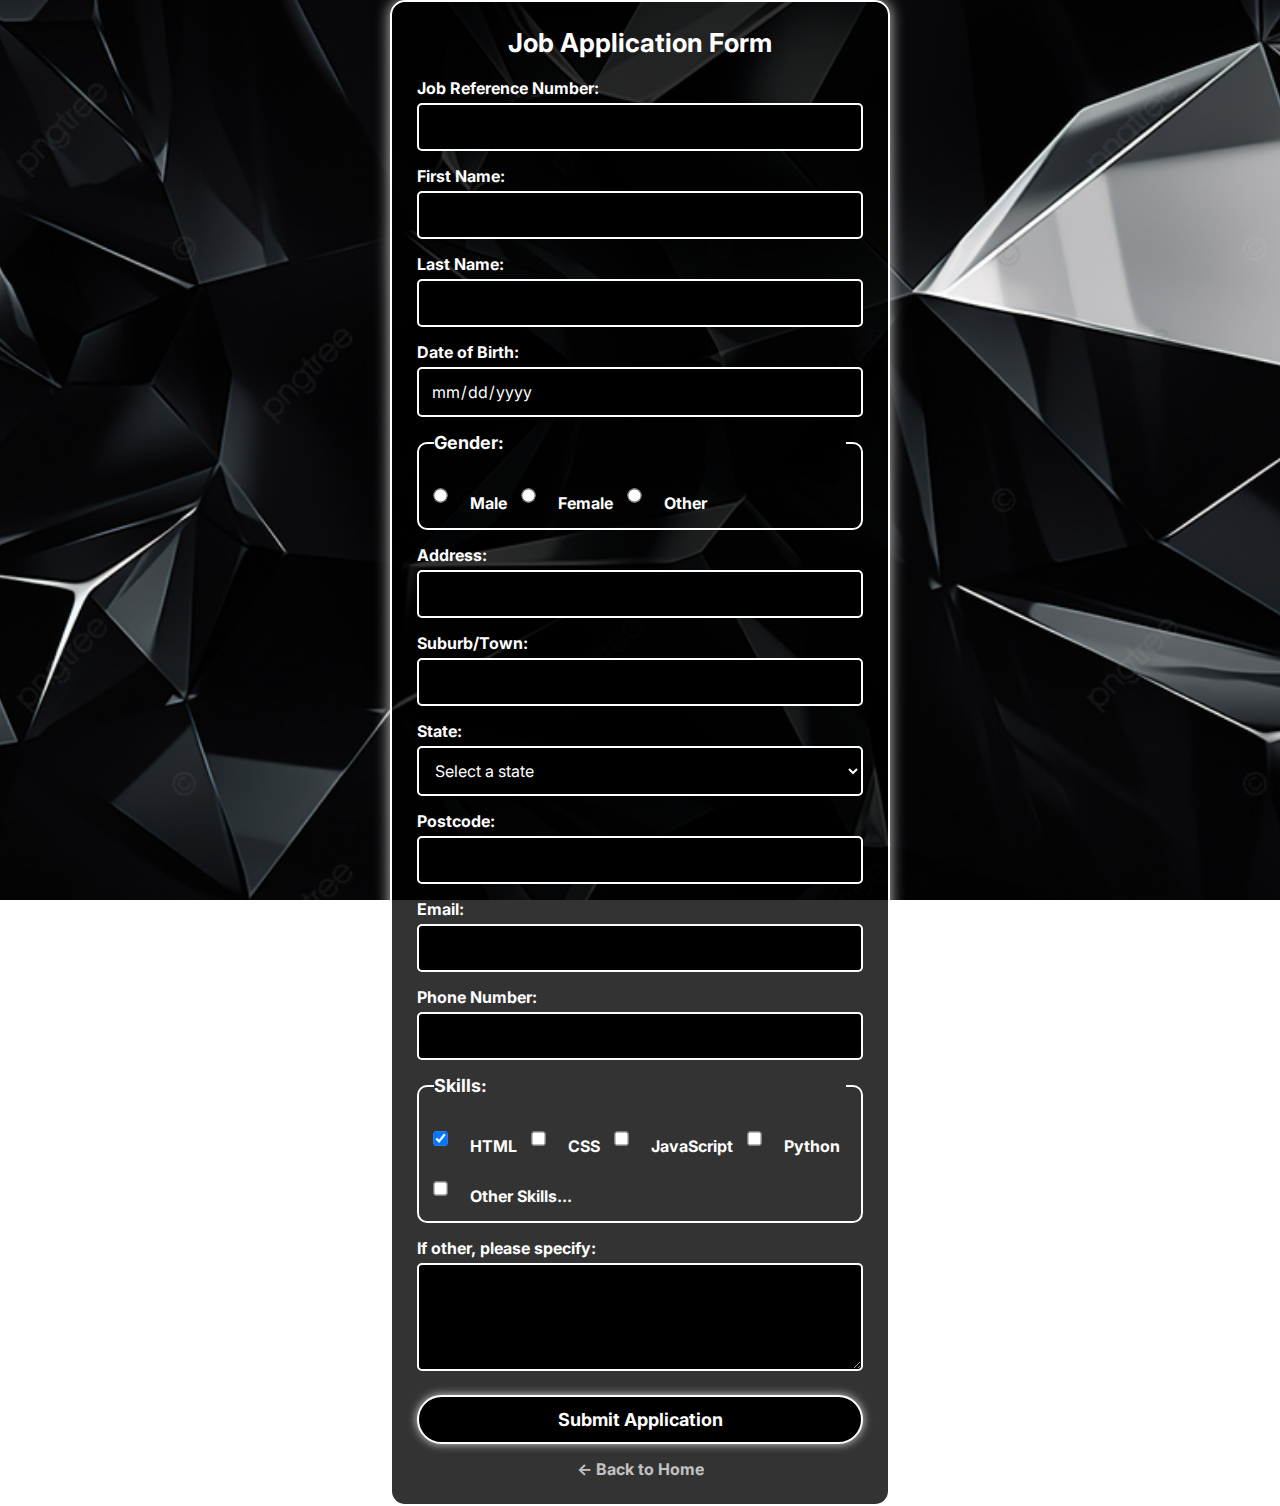
<file: applynew.html>
<!DOCTYPE html>
<html lang="en">
<head>
    <meta charset="UTF-8">
    <meta name="viewport" content="width=device-width, initial-scale=1.0">
    <title>Job Application</title>
    <link rel="stylesheet" href="applystyle.css">
    <link href="https://fonts.googleapis.com/css2?family=Inter:wght@400;700&display=swap" rel="stylesheet">
</head>
<body>
    <div class="container">
        <h2>Job Application Form</h2>
        <form action="process_eoi.php" method="post" novalidate="novalidate">
            <label for="jobRef">Job Reference Number:</label>
            <input type="text" id="jobRef" name="jobRef" pattern="[A-Za-z0-9]{5}" required>
            
            <label for="firstName">First Name:</label>
            <input type="text" id="firstName" name="firstName" value="" pattern="^[a-zA-Z]+$" maxlength="15" title="alphabet only" required>
            
            <label for="lastName">Last Name:</label>
            <input type="text" id="lastName" name="lastName" value="" pattern="^[a-zA-Z]+$" maxlength="15" title="alphabet only" required>
            
            <label for="dob">Date of Birth:</label>
            <input type="date" id="dob" name="dob" required>
            
            <fieldset>
                <legend>Gender:</legend>
                <input type="radio" id="male" name="gender" value="Male" required>
                <label for="male">Male</label>
                <input type="radio" id="female" name="gender" value="Female" required>
                <label for="female">Female</label>
                <input type="radio" id="other" name="gender" value="Other" required>
                <label for="other">Other</label>
            </fieldset>
            
            <label for="address">Address:</label>
            <input type="text" id="address" name="address" required>
            
            <label for="suburb">Suburb/Town:</label>
            <input type="text" id="suburb" name="suburb" required>
            
            <label for="state">State:</label>
            <select id="state" name="state" required>
                <option value="">Select a state</option>
                <option value="VIC">VIC</option>
                <option value="NSW">NSW</option>
                <option value="QLD">QLD</option>
                <option value="SA">SA</option>
                <option value="WA">WA</option>
                <option value="TAS">TAS</option>
                <option value="NT">NT</option>
                <option value="ACT">ACT</option>
            </select>
            
            <label for="postcode">Postcode:</label>
            <input type="text" id="postcode" name="postcode" pattern="\d{4}" title="4 number only" required>
            
            <label for="email">Email:</label>
            <input type="email" id="email" name="email" title="abcd.@gmail.com" required>
            
            <label for="phone">Phone Number:</label>
            <input type="tel" id="phone" name="phone" pattern="\d{10}" required>
            
            <fieldset>
                <legend>Skills:</legend>
                <input type="checkbox" id="html" name="skills[]" value="HTML" checked>
                <label for="html">HTML</label>
                <input type="checkbox" id="css" name="skills[]" value="CSS">
                <label for="css">CSS</label>
                <input type="checkbox" id="js" name="skills[]" value="JavaScript">
                <label for="js">JavaScript</label>
                <input type="checkbox" id="python" name="skills[]" value="Python">
                <label for="python">Python</label>
                <input type="checkbox" id="other" name="skills[]" value="Other">
                <label for="other">Other Skills...</label>
            </fieldset>
            
            <label for="otherSkills">If other, please specify:</label>
            <textarea id="otherSkills" name="otherSkills" rows="4"></textarea>
            
            <button type="submit">Submit Application</button>
        </form>
        <a href="index.html" class="back-to-home">← Back to Home</a>
    </div>
</body>
</html>
</file>
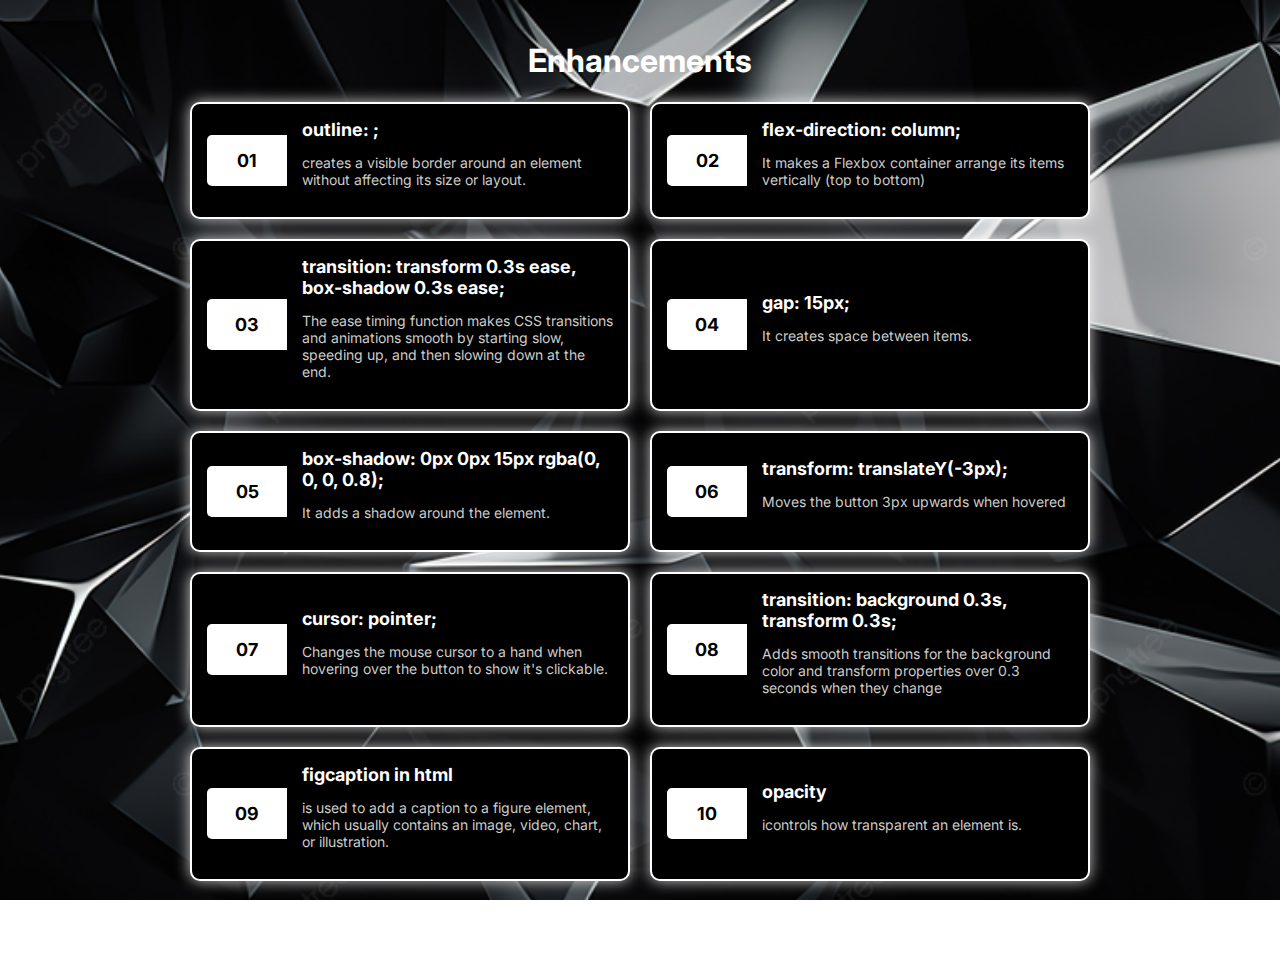
<file: enhancement.html>
<!DOCTYPE html>
<html lang="en">
<head>
    <meta charset="UTF-8">
    <meta name="viewport" content="width=device-width, initial-scale=1.0">
    <title>Infographic Style</title>
    <link rel="stylesheet" href="enhancementstyle.css">
    <link href="https://fonts.googleapis.com/css2?family=Inter:wght@400;700&display=swap" rel="stylesheet">
</head>
<body>
    <h1>Enhancements</h1>
    <div class="container">
        <div class="box">
            <div class="number">01</div>
            <div class="content">
                <h3>outline: ;</h3>
                <p> creates a visible border around an element without affecting its size or layout.</p>
            </div>
        </div>
        <div class="box">
            <div class="number">02</div>
            <div class="content">
                <h3>flex-direction: column;</h3>
                <p>It makes a Flexbox container arrange its items vertically (top to bottom)</p>
            </div>
        </div>
        <div class="box">
            <div class="number">03</div>
            <div class="content">
                <h3>transition: transform 0.3s ease, box-shadow 0.3s ease;</h3>
                <p>The ease timing function makes CSS transitions and animations smooth by starting slow, speeding up, and then slowing down at the end.</p>
            </div>
        </div>
        <div class="box">
            <div class="number">04</div>
            <div class="content">
                <h3>gap: 15px;</h3>
                <p>It creates space between items.</p>
            </div>
        </div>
        <div class="box">
            <div class="number">05</div>
            <div class="content">
                <h3>box-shadow: 0px 0px 15px rgba(0, 0, 0, 0.8);</h3>
                <p>It adds a shadow around the element.</p>
            </div>
        </div>
        <div class="box">
            <div class="number">06</div>
            <div class="content">
                <h3>transform: translateY(-3px);</h3>
                <p>Moves the button 3px upwards when hovered</p>
            </div>
        </div>
        <div class="box">
            <div class="number">07</div>
            <div class="content">
                <h3>cursor: pointer;</h3>
                <p>Changes the mouse cursor to a hand when hovering over the button to show it's clickable.</p>
            </div>
        </div>
        <div class="box">
            <div class="number">08</div>
            <div class="content">
                <h3>transition: background 0.3s, transform 0.3s;</h3>
                <p>Adds smooth transitions for the background color and transform properties over 0.3 seconds when they change</p>
            </div>
        </div>
        <div class="box">
            <div class="number">09</div>
            <div class="content">
                <h3>figcaption in html</h3>
                <p> is used to add a caption to a figure element, which usually contains an image, video, chart, or illustration.</p>
            </div>
        </div>
        <div class="box">
            <div class="number">10</div>
            <div class="content">
                <h3>opacity</h3>
                <p> icontrols how transparent an element is.</p>
            </div>
        </div>
        <a href="index.html" class="back-to-home">← Back to Home</a>
    </div>
</body>
</html>
</file>
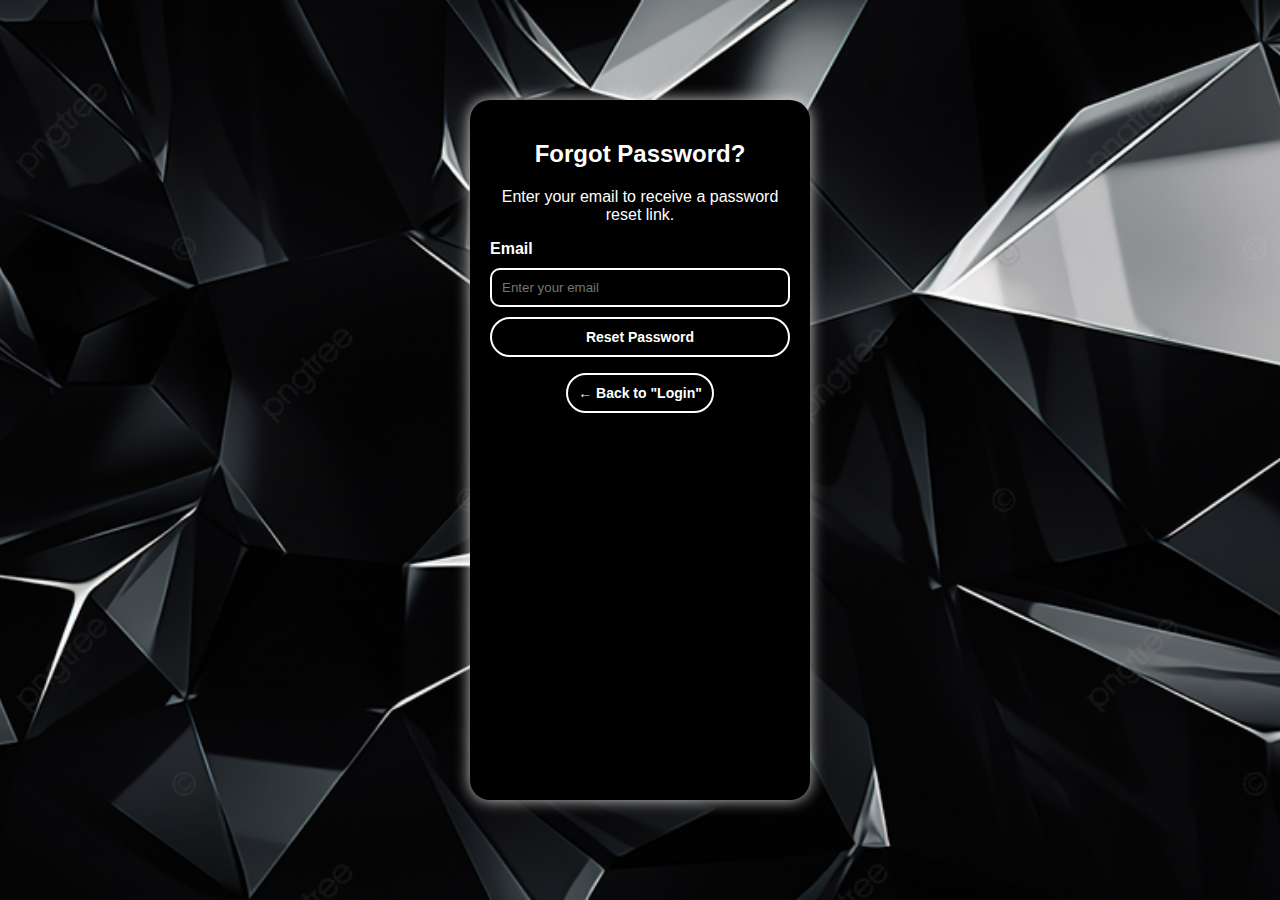
<file: forgotpass.html>
<html lang="en">
<head>
    <meta charset="UTF-8">
    <meta name="viewport" content="width=device-width, initial-scale=1.0">
    <title>Forgot Password</title>
    <link rel="stylesheet" href="loginstyle.css">
</head>
<body>
    <div class="login-container">
        <h2>Forgot Password?</h2>
        <p>Enter your email to receive a password reset link.</p>
        <form action="login.html">
            <label for="email">Email</label>
            <input type="email" id="email" placeholder="Enter your email" required>
            <button type="submit" class="reset-btn">Reset Password</button>
        </form>
        <a href="login.html" class="back-to-login"><button type="submit" class="signup-btn" >  ← Back to "Login" </button></a>
    </div>
</body>
</html>
</file>
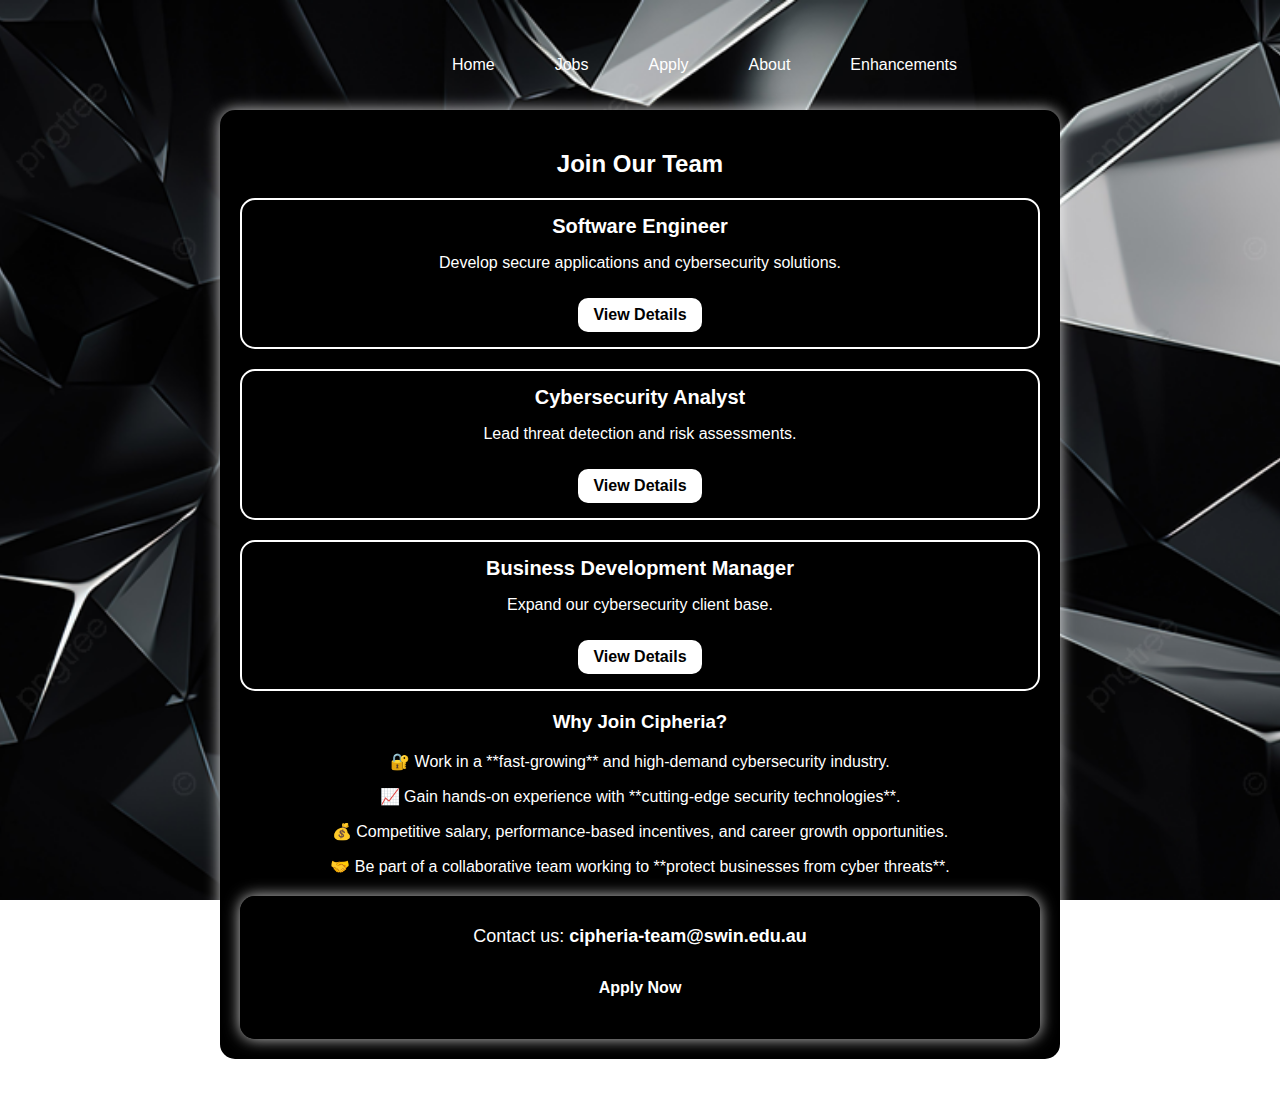
<file: jobs.html>
<!DOCTYPE html>
<html lang="en">
<head>
    <meta charset="UTF-8">
    <meta name="viewport" content="width=device-width, initial-scale=1.0">
    <title>Job Listings - Cipheria</title>
    <link rel="stylesheet" href="jobsstyle.css">
</head>
<body>
    <div class="main-content">
    <header>
        <nav>
            <ul>
                <li><a href="index.html">Home</a></li>
                <li><a href="jobs.html">Jobs</a></li>
                <li><a href="apply.html">Apply</a></li>
                <li><a href="About.html">About</a></li>
                <li><a href="enhancement.html">Enhancements</a></li>
            </ul>
        </nav>
    </header>
</div>
    <div class="jobs-section">
        <h2>Join Our Team</h2>
        <div class="job-listing">
            <div class="job-title">Software Engineer</div>
            <p class="job-description">Develop secure applications and cybersecurity solutions.</p>
            <a href="#job1" class="job-button">View Details</a>
        </div>

    <div id="job1" class="job-details">
        <section>
            <h2>Software Engineer - Cybersecurity Solutions</h2>
            <p><strong>Job Reference:</strong> SE456</p>
            <p><strong>Salary Range:</strong> 25,000,000 - 45,000,000 VND per month</p>
            <p><strong>Reports To:</strong> Lead Security Engineer</p>
            <h3>Position Description</h3>
            <p>As a Software Engineer at Cipheria, you will develop and maintain security applications, work on anti-malware and intrusion detection systems, and collaborate with cybersecurity analysts to ensure compliance with Vietnamese cybersecurity laws.</p>
            <h3>Key Responsibilities</h3>
            <ol>
                <li>Develop secure software applications to prevent cyber threats.</li>
                <li>Implement encryption, authentication, and access control mechanisms.</li>
                <li>Conduct code reviews and vulnerability assessments.</li>
                <li>Work with cybersecurity teams to analyze security incidents.</li>
                <li>Integrate security features into web and mobile applications.</li>
                <li>Ensure compliance with cybersecurity laws and standards.</li>
            </ol>
            <h3>Essential Skills</h3>
            <ul>
                <li>Strong programming skills in Python, Java, or C++.</li>
                <li>Understanding of network security protocols (SSL/TLS, VPN, Firewall configurations).</li>
                <li>Experience with web security testing tools (Burp Suite, OWASP ZAP).</li>
            </ul>
            <h3>Preferable Skills</h3>
            <ul>
                <li>Certifications such as CEH, OSCP, or CompTIA Security+.</li>
                <li>Experience in penetration testing, malware analysis, or digital forensics.</li>
            </ul>
        </section>
        <a href="#" class="close-button">Close</a>
    </div>        

        <div class="job-listing">
            <div class="job-title">Cybersecurity Analyst</div>
            <p class="job-description">Lead threat detection and risk assessments.</p>
            <a href="#job2" class="job-button">View Details</a>
        </div>

    <div id="job2" class="job-details">
        <section>
            <h2>Senior Cybersecurity Analyst</h2>
            <p><strong>Job Reference:</strong> CSA789</p>
            <p><strong>Salary Range:</strong> 35,000,000 - 60,000,000 VND per month</p>
            <p><strong>Reports To:</strong> Chief Information Security Officer (CISO)</p>
            <h3>Position Description</h3>
            <p>As a Senior Cybersecurity Analyst at Cipheria, you will lead threat detection, risk assessment, and security operations to ensure data protection and compliance with Vietnamese cybersecurity regulations.</p>
            <h3>Key Responsibilities</h3>
            <ol>
                <li>Monitor and respond to security threats in real time.</li>
                <li>Conduct penetration testing and vulnerability assessments.</li>
                <li>Develop and implement incident response plans.</li>
                <li>Analyze security logs using SIEM tools.</li>
                <li>Lead security awareness training for internal teams.</li>
            </ol>
            <h4>Essential Skills</h4>
            <ul>
                <li>Knowledge of network security, firewalls, and IDS/IPS systems.</li>
                <li>Proficiency in penetration testing tools (Burp Suite, Metasploit, Nmap).</li>
            </ul>
            <h4>Preferable Skills</h4>
            <ul>
                <li>Certifications such as CISSP, CISM, CEH, or OSCP.</li>
                <li>Experience with cloud security solutions.</li>
            </ul>
        </section>
        <a href="#" class="close-button">Close</a>
    </div>

        <div class="job-listing">
            <div class="job-title">Business Development Manager</div>
            <p class="job-description">Expand our cybersecurity client base.</p>
            <a href="#job3" class="job-button">View Details</a>
        </div>

    <div id="job3" class="job-details">
        <section>
            <h2>Business Development Manager</h2>
            <p><strong>Job Reference:</strong> BDM101</p>
            <p><strong>Salary Range:</strong> 30,000,000 - 55,000,000 VND per month (plus incentives)</p>
            <p><strong>Reports To:</strong> Chief Executive Officer (CEO)</p>
            <h3>Position Description</h3>
            <p>As a Business Development Manager at Cipheria, you will identify new business opportunities, form strategic partnerships, and expand our cybersecurity client base.</p>
            <h3>Key Responsibilities</h3>
            <ol>
                <li>Develop and maintain relationships with corporate clients and partners.</li>
                <li>Lead sales negotiations and pricing strategies.</li>
                <li>Monitor market trends and adjust business strategies.</li>
                <li>Prepare business proposals and presentations.</li>
                <li>Ensure client satisfaction and assist in long-term account management.</li>
            </ol>
            <h4>Essential Skills</h4>
            <ul>
                <li>Experience in business development, sales, or account management.</li>
                <li>Strong communication and negotiation skills.</li>
            </ul>
            <h4>Preferable Skills</h4>
            <ul>
                <li>Experience in cybersecurity sales or IT consulting.</li>
                <li>Understanding of Vietnamese business culture and B2B sales.</li>
            </ul>
        </section>
        <a href="#" class="close-button">Close</a>
    </div>

    <aside>
        <h3>Why Join Cipheria?</h3>
        <p>🔐 Work in a **fast-growing** and high-demand cybersecurity industry.</p>
        <p>📈 Gain hands-on experience with **cutting-edge security technologies**.</p>
        <p>💰 Competitive salary, performance-based incentives, and career growth opportunities.</p>
        <p>🤝 Be part of a collaborative team working to **protect businesses from cyber threats**.</p>
    </aside>

    <footer>
        <p>Contact us: <a href="mailto:cipheria-team@swin.edu.au">cipheria-team@swin.edu.au</a></p>
        <p><a href="apply.html"><button type="submit" class="signup-btn" > Apply Now</a></button></p>
    </footer>
    </div>
    <a href="index.html" class="back-to-home">← Back to Home</a>

</body>
</html>
</file>
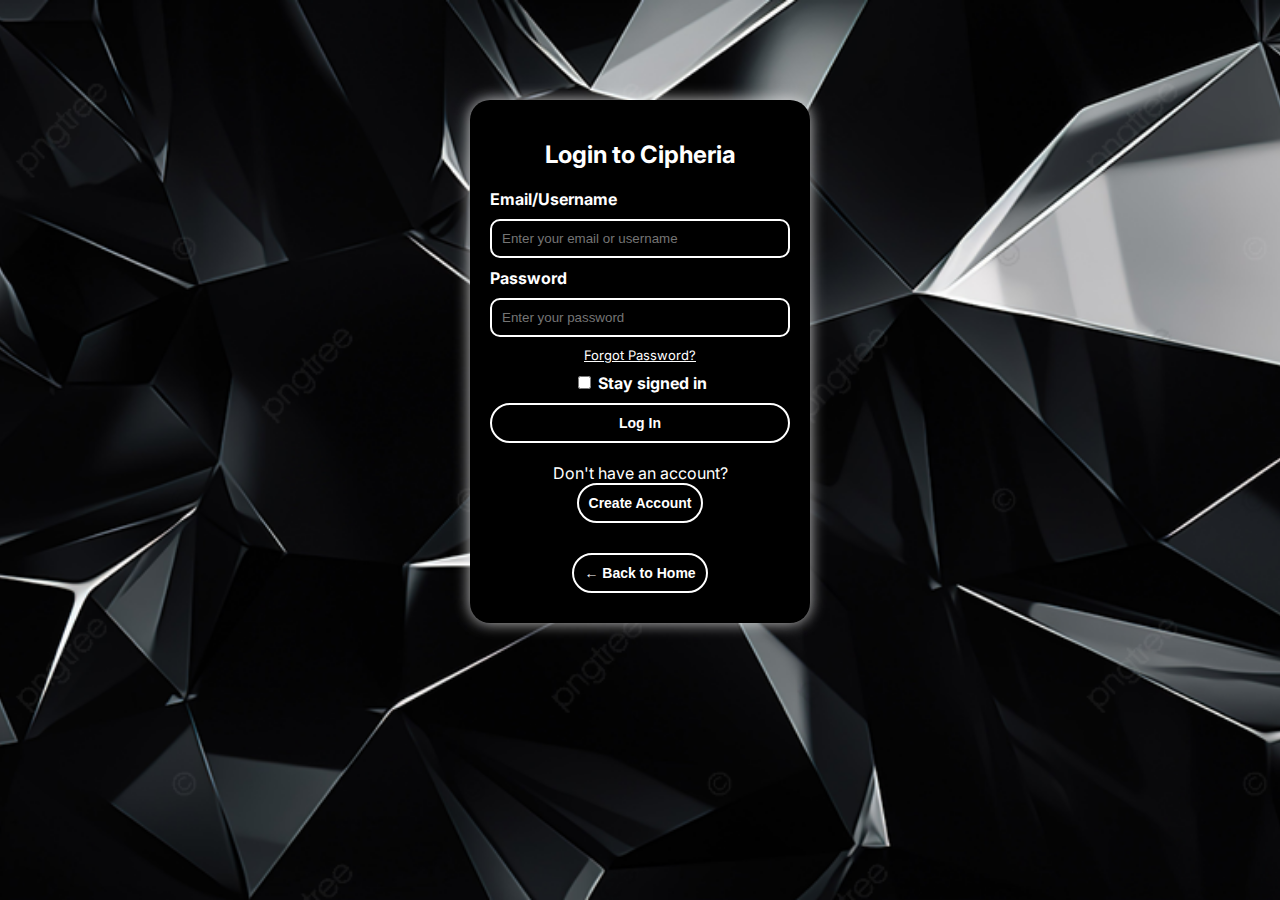
<file: login.html>
<!DOCTYPE html>
<html lang="en">
<head>
    <meta charset="UTF-8">
    <meta name="viewport" content="width=device-width, initial-scale=1.0">
    <title>Login - Cipheria</title>
    <link rel="stylesheet" href="loginstyle.css">
    <link href="https://fonts.googleapis.com/css2?family=Inter:wght@400;700&display=swap" rel="stylesheet">
</head>
</head>
<body>
    <div class="login-container">
        <h2>Login to Cipheria</h2>

        <form action="https://mercury.swin.edu.au/it000000/formtest.php" method="post">
            <label for="email">Email/Username</label>
            <input type="email" id="email" placeholder="Enter your email or username" required>

            <label for="password">Password</label>
            <input type="password" id="password" placeholder="Enter your password" required>
            <a href="forgotpass.html" class="forgot-password">Forgot Password?</a>
            <div class="options">
                <label><input type="checkbox" id="stay-signed-in"> Stay signed in </label>
                <br>
                
            </div>
            
            <button type="submit" class="login-btn">Log In</button>
        </form>
        
        <br>
        <a class="signup-link">Don't have an account?</a>
        <a href="newlogin.html"><button type="submit" class="signup-btn" > Create Account </button> </a>

        <a href="index.html" class="back-link"> <button type="submit" class="signup-btn" >  ← Back to Home </button></a>
    </div>
</body>
</html>
</file>
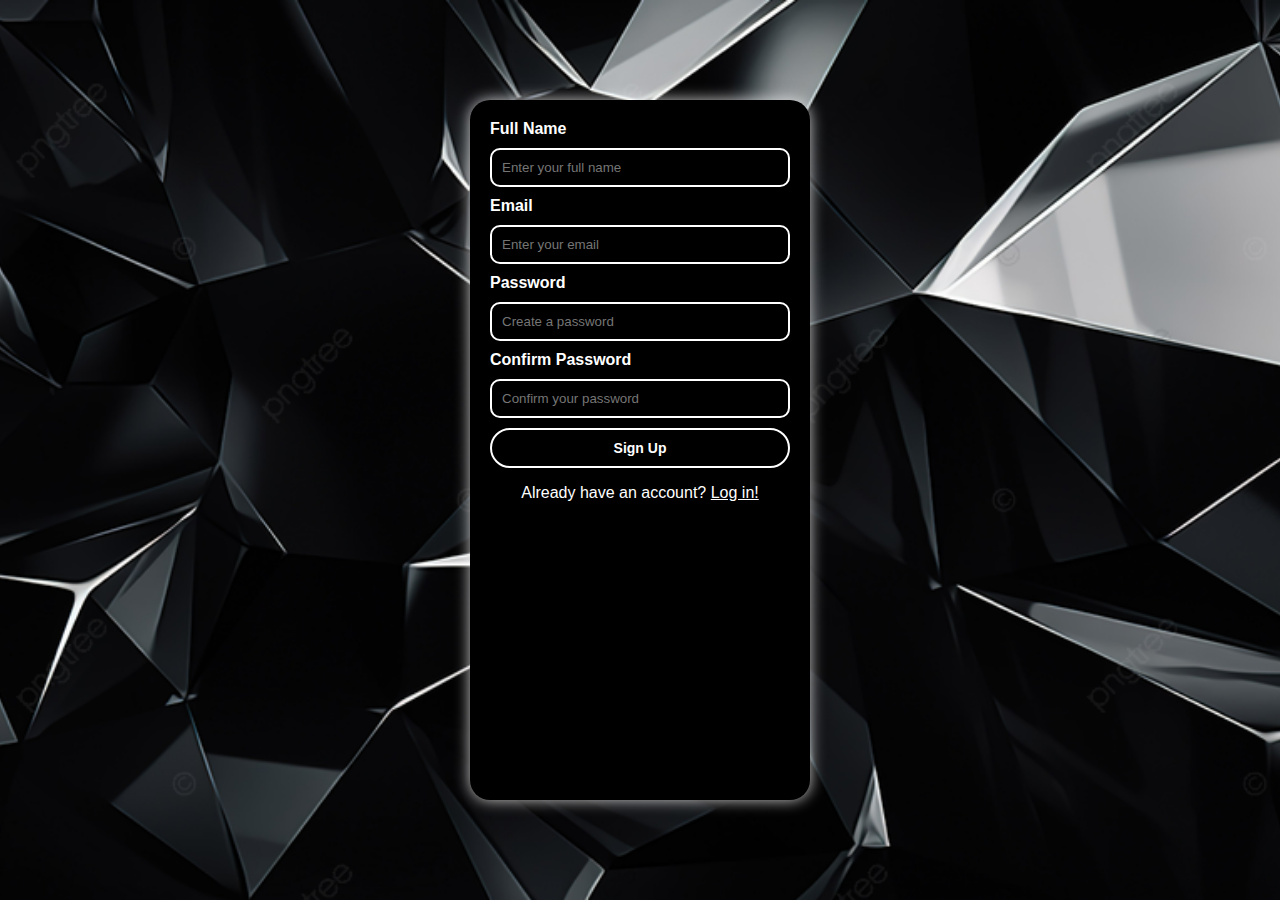
<file: newlogin.html>
<html lang="en">
<head>
    <meta charset="UTF-8">
    <meta name="viewport" content="width=device-width, initial-scale=1.0">
    <title>Sign Up</title>
    <link rel="stylesheet" href="loginstyle.css">

</head>
<body>
    <div class="login-container">
        <form action="login.html">
            <label for="name">Full Name</label>
            <input type="text" id="name" placeholder="Enter your full name" required>
            
            <label for="email">Email</label>
            <input type="email" id="email" placeholder="Enter your email" required>
            
            <label for="password">Password</label>
            <input type="password" id="password" placeholder="Create a password" required>
            
            <label for="confirm-password">Confirm Password</label>
            <input type="password" id="confirm-password" placeholder="Confirm your password" required>
            
            <button type="submit" class="signup-btn">Sign Up</button>
        </form>
        <a class="signup-link">Already have an account? <a href="login.html" class="login-link">Log in!</a></a> 
    </div>
</body>
</html>
</file>
<file: enhancementstyle.css>
body {
    background: url('pngtree-abstract-black-crystal-background-with-faceted-texture-image_13789357.png') no-repeat center center fixed;
    background-size: cover;
    color: white;
    font-family: 'Inter', sans-serif;
    margin: 0;
    padding: 20px;
    display: flex;
    justify-content: center;
    align-items: center;
    flex-direction: column;
}

h2 {
    text-align: center;
    font-size: 32px;
    margin-bottom: 20px;
}

.container {
    display: grid;
    grid-template-columns: 1fr 1fr;
    gap: 20px;
    max-width: 900px;
}

.box {
    display: flex;
    align-items: center;
    background: black;
    color: white;
    border-radius: 10px;
    box-shadow: 0px 0px 15px rgba(255, 255, 255, 0.8);
    overflow: hidden;
    transition: transform 0.3s ease;
    border: 2px solid white;
    padding: 15px;
}

.box:hover {
    transform: translateY(-3px);
}

.number {
    background: white;
    color: black;
    padding: 15px;
    font-size: 18px;
    font-weight: bold;
    text-align: center;
    min-width: 50px;
    border-radius: 5px 0 0 5px;
}

.content {
    padding-left: 15px;
}

h3 {
    margin: 0;
    font-size: 18px;
    font-weight: bold;
    color: white;
}

p {
    font-size: 14px;
    color: #ccc;
}

.back-to-home {
    display: block;
    text-align: center;
    margin-top: 15px;
    text-decoration: none;
    color: white;
    font-weight: bold;
    transition: color 0.3s ease;
}

.back-to-home:hover {
    text-decoration: underline;
    color: cyan;
}
.back-to-home {
    display: block;
    text-align: center;
    margin-top: 15px;
    text-decoration: none;
    color: white;
    font-weight: bold;
    transition: transform 0.3s ease, color 0.3s ease;
    position: relative;
    opacity: 0.7;
}

.back-to-home:hover {
    text-decoration: underline;
    color: white;
    transform: translateY(-5px); /* Slides right on hover */
}
</file>
<file: loginstyle.css>
body {
    background: url('pngtree-abstract-black-crystal-background-with-faceted-texture-image_13789357.png') no-repeat center center fixed;
    background-size: cover;
    color: white;
    font-family: 'Inter', sans-serif;
    margin: 0;
    padding: 0;
    display: flex;
}
.login-container {
width: 300px;
margin: 100px auto;
padding: 20px;
background: black;
border-radius: 20px;
box-shadow: 0px 0px 15px rgba(255, 255, 255, 0.8);
text-align: center;
}

.login-container h2 {
font-size: 24px;
color: white;
}

.login-container form {
display: flex;
flex-direction: column;
gap: 10px;
}

.login-container label {
text-align: left;
color: white;
font-weight: bold;
}

.login-container input {
padding: 10px;
border: 2px solid white;
border-radius: 10px;
background: black;
color: white;
}

.login-container button {
background: black;
border: 2px solid white;
color: white;
padding: 10px;
cursor: pointer;
border-radius: 50px;
font-size: 14px;
font-weight: bold;
transition: transform 0.3s ease, box-shadow 0.3s ease;
}

.login-container button:hover {
transform: translateY(-3px);
box-shadow: 0px 0px 20px rgba(255, 255, 255, 1);
}

.forgot-password {
    color: white;
    text-decoration: underline;
    font-size: 13px; /* Adjust this value for smaller text */
}

.login-link {
    color: white;
    text-decoration: underline;
}


.back-link {
display: block;
margin-top: 10px;
color: white;
text-decoration: none;
font-size: 14px;
}

.back-link:hover {
text-decoration: underline;
}

.back-link {
display: block;
margin-top: 20px;
color: white;
text-decoration: none;
font-size: 18px;
padding: 10px 15px;
transition: transform 0.3s ease, color 0.3s ease;
position: relative;
}

.back-link:hover {
transform: translateY(-3px);
color: white;
}
</file>
<file: jobsstyle.css>
body {
    background: url('pngtree-abstract-black-crystal-background-with-faceted-texture-image_13789357.png') no-repeat center center fixed;
    background-size: cover;
    color: white;
    font-family: 'Orbitron', sans-serif;
    margin: 0;
    padding: 20px;
    text-align: center;
}

.jobs-section {
    max-width: 800px;
    margin: auto;
    padding: 20px;
    background: black;
    border-radius: 15px;
    box-shadow: 0px 0px 15px rgba(255, 255, 255, 0.8);
}

.job-listing {
    padding: 15px;
    background: rgba(0, 0, 0, 0.9);
    border: 2px solid white;
    border-radius: 15px;
    margin-bottom: 20px;
    transition: transform 0.3s ease;
}

.job-listing:hover {
    transform: translateY(-5px);
    box-shadow: 0px 0px 20px rgba(255, 255, 255, 0.9);
}

.job-title {
    font-size: 20px;
    font-weight: bold;
    color: white;
}

.job-description {
    color: white;
}

.job-button {
    display: inline-block;
    padding: 8px 15px;
    margin-top: 10px;
    background: white;
    color: black;
    font-weight: bold;
    border-radius: 10px;
    text-decoration: none;
    transition: background 0.3s, transform 0.3s;
}

.job-button:hover {
    background: white;
    color: black;
    transform: translateY(-3px);
}

/* Job Details Section (Hidden by default) */
.job-details {
    display: none;
    max-width: 600px;
    margin: 20px auto;
    padding: 15px;
    background: rgba(0, 0, 0, 0.9);
    border-radius: 10px;
    box-shadow: 0px 0px 15px rgba(255, 255, 255, 0.8);
    text-align: left
}

/* Use :target to show job details when link is clicked */
#job1:target, #job2:target, #job3:target {
    display: block;
}

/* Close button */
.close-button {
    display: inline-block;
    padding: 8px 12px;
    margin-top: 10px;
    background: red;
    color: white;
    font-weight: bold;
    border-radius: 10px;
    text-decoration: none;
    transition: background 0.3s, transform 0.3s;
}

.close-button:hover {
    background: white;
    color: red;
    transform: translateY(-3px);
}

.back-to-home {
    display: block;
    margin-top: 20px;
    text-decoration: none;
    color: white;
    font-weight: bold;
    transition: transform 0.3s, color 0.3s;
}

.back-to-home:hover {
    text-decoration: underline;
    color: rgb(255, 255, 255);
    transform: translateY(-3px);
}
footer {
    text-align: center;
    padding: 20px;
    background: rgba(0, 0, 0, 0.9);
    border-radius: 15px;
    box-shadow: 0px 0px 15px rgba(255, 255, 255, 0.8);
    margin-top: 20px;
}

footer p {
    font-size: 18px;
    color: rgb(255, 254, 254);
    margin: 10px 0;
}

footer a {
    color: rgb(255, 255, 255);
    text-decoration: none;
    font-weight: bold;
}

footer a:hover {
    text-decoration: none;
}

.signup-btn {
    display: inline-block;
    padding: 12px 20px;
    font-size: 16px;
    font-weight: bold;
    color: black;
    background: rgb(0, 0, 0);
    border: none;
    border-radius: 10px;
    cursor: pointer;
    transition: background 0.3s, transform 0.3s;
    margin-top: 10px;
}

.signup-btn:hover {
    background: rgb(0, 0, 0);
    transform: translateY(-3px);
}
.main-content {
    margin-left: 30%;
    padding: 20px;
    text-align: left;
    flex: 1;
}
nav ul {
    list-style: none;
    display: flex;
    gap: 60px;
}

nav ul li {
    position: relative;
    transition: transform 0.3s ease;
}

nav ul li:hover {
    transform: translateY(-3px);
}

nav ul li a {
    color: white;
    text-decoration: none;
    transition: color 0.3s ease;
    position: relative;
}

nav ul li a::after {
    content: '';
    display: block;
    width: 0;
    height: 2px;
    background: white;
    transition: width 0.3s ease;
    position: absolute;
    bottom: -5px;
    left: 0;
}

nav ul li a:hover::after {
    width: 100%;
}
</file>
<file: applystyle.css>
/* General Reset */
* {
    margin: 0;
    padding: 0;
    box-sizing: border-box;
    font-family: 'Inter', sans-serif;
}

/* Dark Background */
body {
    background: url('pngtree-abstract-black-crystal-background-with-faceted-texture-image_13789357.png') no-repeat center center fixed;
    background-size: cover;
    color: white;
    display: flex;
    justify-content: center;
    align-items: center;
    min-height: 100vh;
}

/* Form Container */
.container {
    width: 100%;
    max-width: 500px;
    background: rgba(0, 0, 0, 0.8); /* Semi-transparent dark */
    padding: 25px;
    border-radius: 15px;
    border: 2px solid white;
    box-shadow: 0px 0px 15px rgba(255, 255, 255, 0.8);
}

/* Form Title */
h2 {
    text-align: center;
    font-size: 26px;
    color: white;
    margin-bottom: 20px;
}

/* Label Styling */
label {
    font-weight: bold;
    display: block;
    margin-top: 15px;
    color: white;
}

/* Input Fields */
input[type="text"],
input[type="email"],
input[type="tel"],
input[type="date"],
select,
textarea {
    width: 100%;
    padding: 12px;
    margin-top: 5px;
    background: black;
    border: 2px solid white;
    border-radius: 5px;
    color: white;
    font-size: 16px;
    transition: 0.3s ease;
}

/* Input Focus Effect */
input:focus,
select:focus,
textarea:focus {
    border-color: cyan;
    outline: none;
    box-shadow: 0 0 10px rgb(93, 120, 120);
}

/* Gender & Skills Fieldset */
/* Gender & Skills Fieldset - Make items inline */
fieldset {
    display: flex;
    flex-wrap: wrap; /* Allows wrapping on smaller screens */
    gap: 15px; /* Adds spacing between checkboxes */
    border: 2px solid white;
    border-radius: 10px;
    padding: 15px;
    margin-top: 15px;
}

/* Make each checkbox/radio + label inline */
fieldset div {
    display: flex;
    align-items: center;
    gap: 8px; /* Spacing between input and label */
}

/* Adjust legend */
legend {
    font-weight: bold;
    color: white;
    font-size: 18px;
    width: 100%;
    margin-bottom: 10px;
}

legend {
    font-weight: bold;
    color: white;
    font-size: 18px;
}

/* Radio & Checkbox Styling */
input[type="radio"],
input[type="checkbox"] {
    margin-right: 8px;
    transform: scale(1.1);
}

/* Submit Button */
button {
    width: 100%;
    padding: 12px;
    margin-top: 20px;
    background: black;
    border: 2px solid white;
    color: white;
    font-size: 18px;
    border-radius: 50px;
    cursor: pointer;
    font-weight: bold;
    box-shadow: 0px 0px 10px rgba(255, 255, 255, 0.8);
    transition: transform 0.3s ease, box-shadow 0.3s ease;
}

button:hover {
    transform: translateY(-3px);
    box-shadow: 0px 0px 20px rgba(255, 255, 255, 1);
}

/* Back to Home Link */
.back-to-home {
    display: block;
    text-align: center;
    margin-top: 15px;
    text-decoration: none;
    color: white;
    font-weight: bold;
    transition: color 0.3s ease;
}

.back-to-home:hover {
    text-decoration: underline;
    color: cyan;
}
.back-to-home {
    display: block;
    text-align: center;
    margin-top: 15px;
    text-decoration: none;
    color: white;
    font-weight: bold;
    transition: transform 0.3s ease, color 0.3s ease;
    position: relative;
    opacity: 0.7;
}

.back-to-home:hover {
    text-decoration: underline;
    color: white;
    transform: translateY(-5px); /* Slides right on hover */
}


/* Responsive Design */
@media (max-width: 600px) {
    .container {
        width: 90%;
        padding: 20px;
    }
}
</file>
